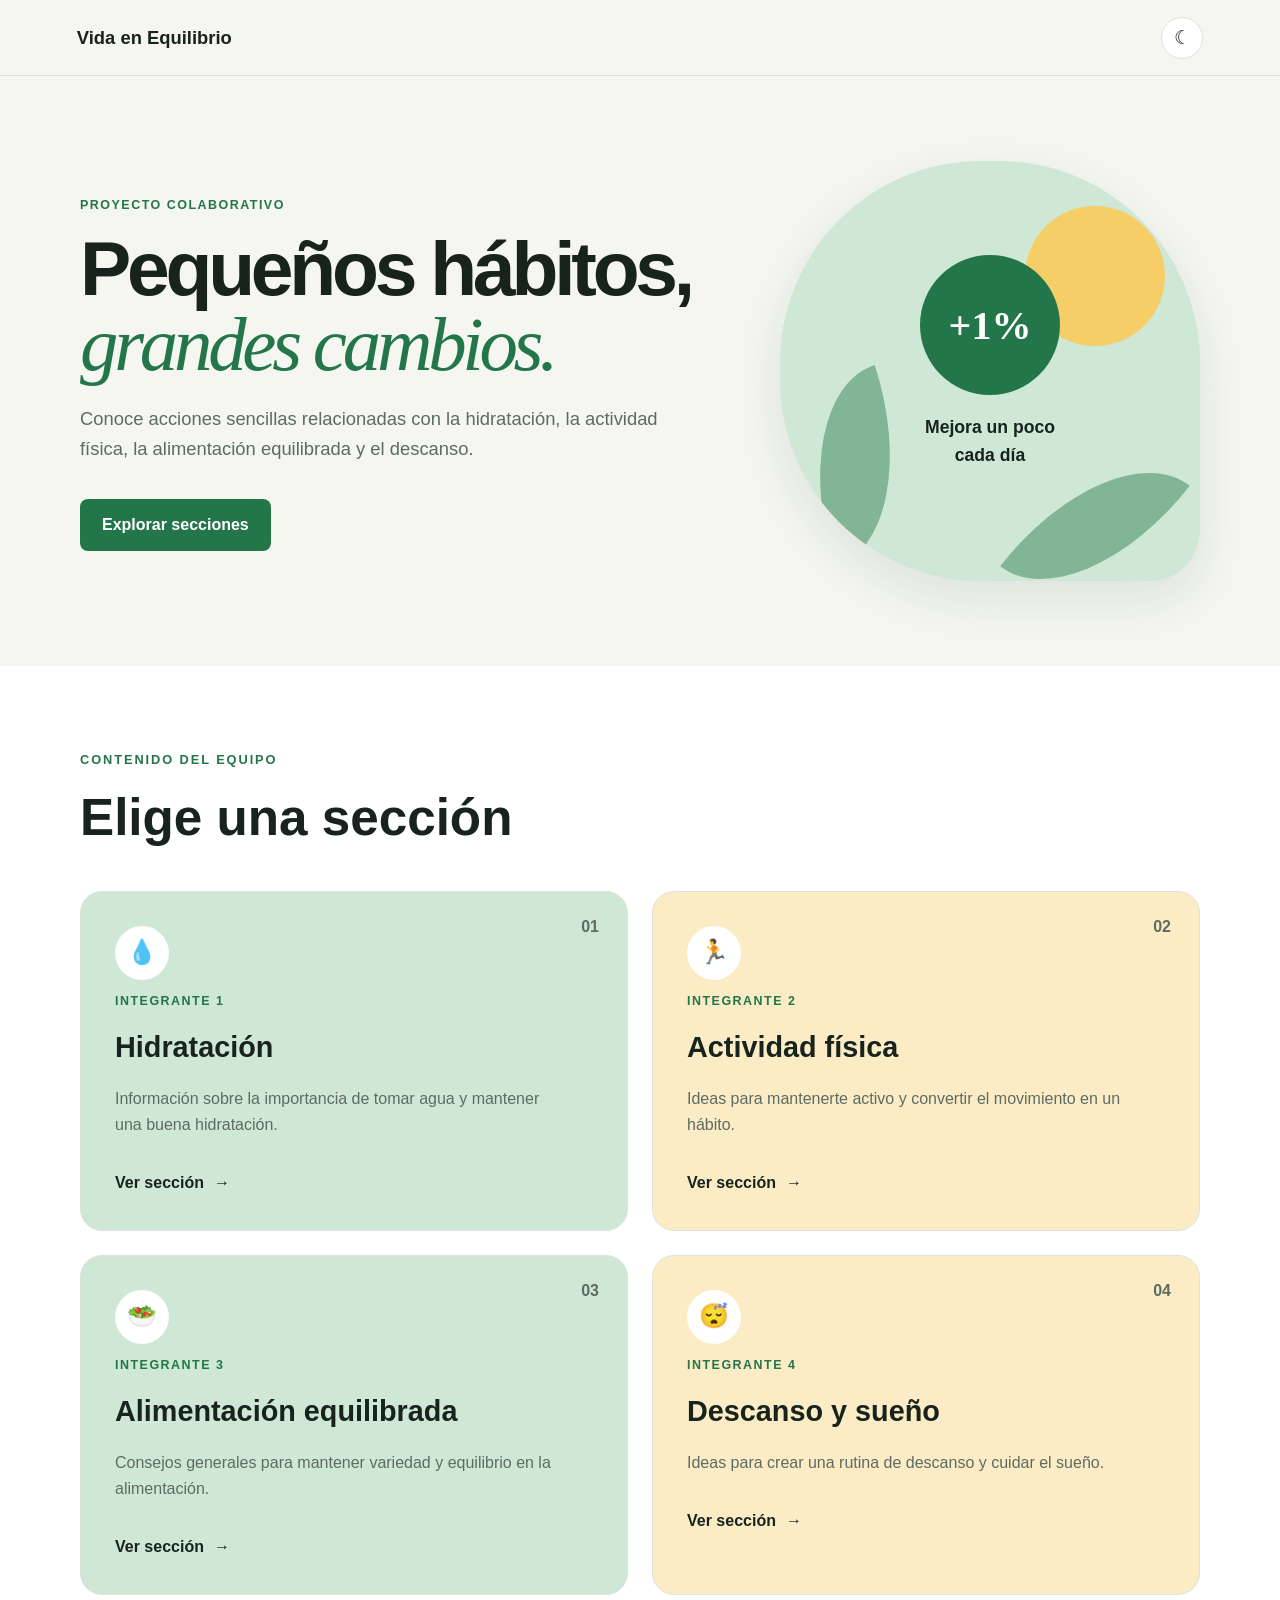
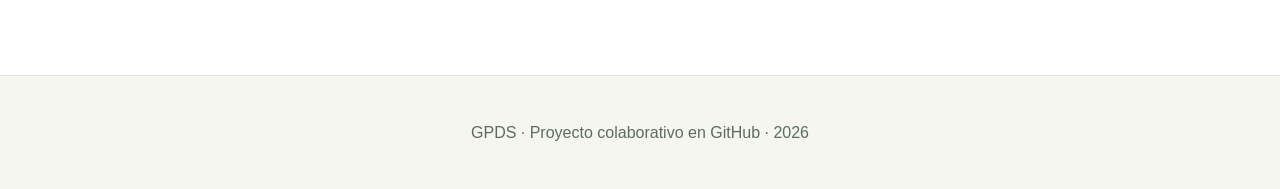
<file: index.html>
<!DOCTYPE html>
<html lang="es">
<head>
  <meta charset="UTF-8">
  <meta name="viewport" content="width=device-width, initial-scale=1.0">
  <meta name="description" content="Sitio colaborativo sobre hábitos saludables.">
  <title>Vida en Equilibrio | Inicio</title>
<link rel="stylesheet" href="estilos.css"></head>
<body>
  <header class="encabezado">
    <a class="marca" href="index.html">Vida en Equilibrio</a>
    <button class="tema" id="boton-tema" type="button" aria-label="Cambiar tema">☾</button>
  </header>

  <main>
    <section class="hero">
      <div class="hero-contenido">
        <span class="etiqueta">Proyecto colaborativo </span>
        <h1>Pequeños hábitos,<br><em>grandes cambios.</em></h1>
        <p>Conoce acciones sencillas relacionadas con la hidratación, la actividad física, la alimentación equilibrada y el descanso.</p>
        <a class="boton boton-principal" href="#secciones">Explorar secciones</a>
      </div>
      <div class="ilustracion" aria-hidden="true">
        <div class="sol"></div>
        <div class="hoja hoja-uno"></div>
        <div class="hoja hoja-dos"></div>
        <div class="circulo">+1%</div>
        <p>Mejora un poco<br>cada día</p>
      </div>
    </section>

    <section class="secciones" id="secciones">
      <div class="titulo-seccion">
        <span>Contenido del equipo</span>
        <h2>Elige una sección</h2>
      </div>
      <div class="tarjetas">
        <article class="tarjeta tarjeta-verde">
          <span class="numero">01</span><div class="icono">💧</div>
          <p class="responsable">Integrante 1</p><h3>Hidratación</h3>
          <p>Información sobre la importancia de tomar agua y mantener una buena hidratación.</p>
          <a class="enlace" href="integrante1.html">Ver sección <span>→</span></a>
        </article>
        <article class="tarjeta tarjeta-amarilla">
          <span class="numero">02</span><div class="icono">🏃</div>
          <p class="responsable">Integrante 2</p><h3>Actividad física</h3>
          <p>Ideas para mantenerte activo y convertir el movimiento en un hábito.</p>
          <a class="enlace" href="integrante2.html">Ver sección <span>→</span></a>
        </article>
        <article class="tarjeta tarjeta-verde">
          <span class="numero">03</span><div class="icono">🥗</div>
          <p class="responsable">Integrante 3</p><h3>Alimentación equilibrada</h3>
          <p>Consejos generales para mantener variedad y equilibrio en la alimentación.</p>
          <a class="enlace" href="integrante3.html">Ver sección <span>→</span></a>
        </article>
        <article class="tarjeta tarjeta-amarilla">
          <span class="numero">04</span><div class="icono">😴</div>
          <p class="responsable">Integrante 4</p><h3>Descanso y sueño</h3>
          <p>Ideas para crear una rutina de descanso y cuidar el sueño.</p>
          <a class="enlace" href="integrante4.html">Ver sección <span>→</span></a>
        </article>
      </div>
    </section>
  </main>

  <footer><p>GPDS · Proyecto colaborativo en GitHub · 2026</p></footer>
<script src="script.js"></script></body>
</html>
</file>
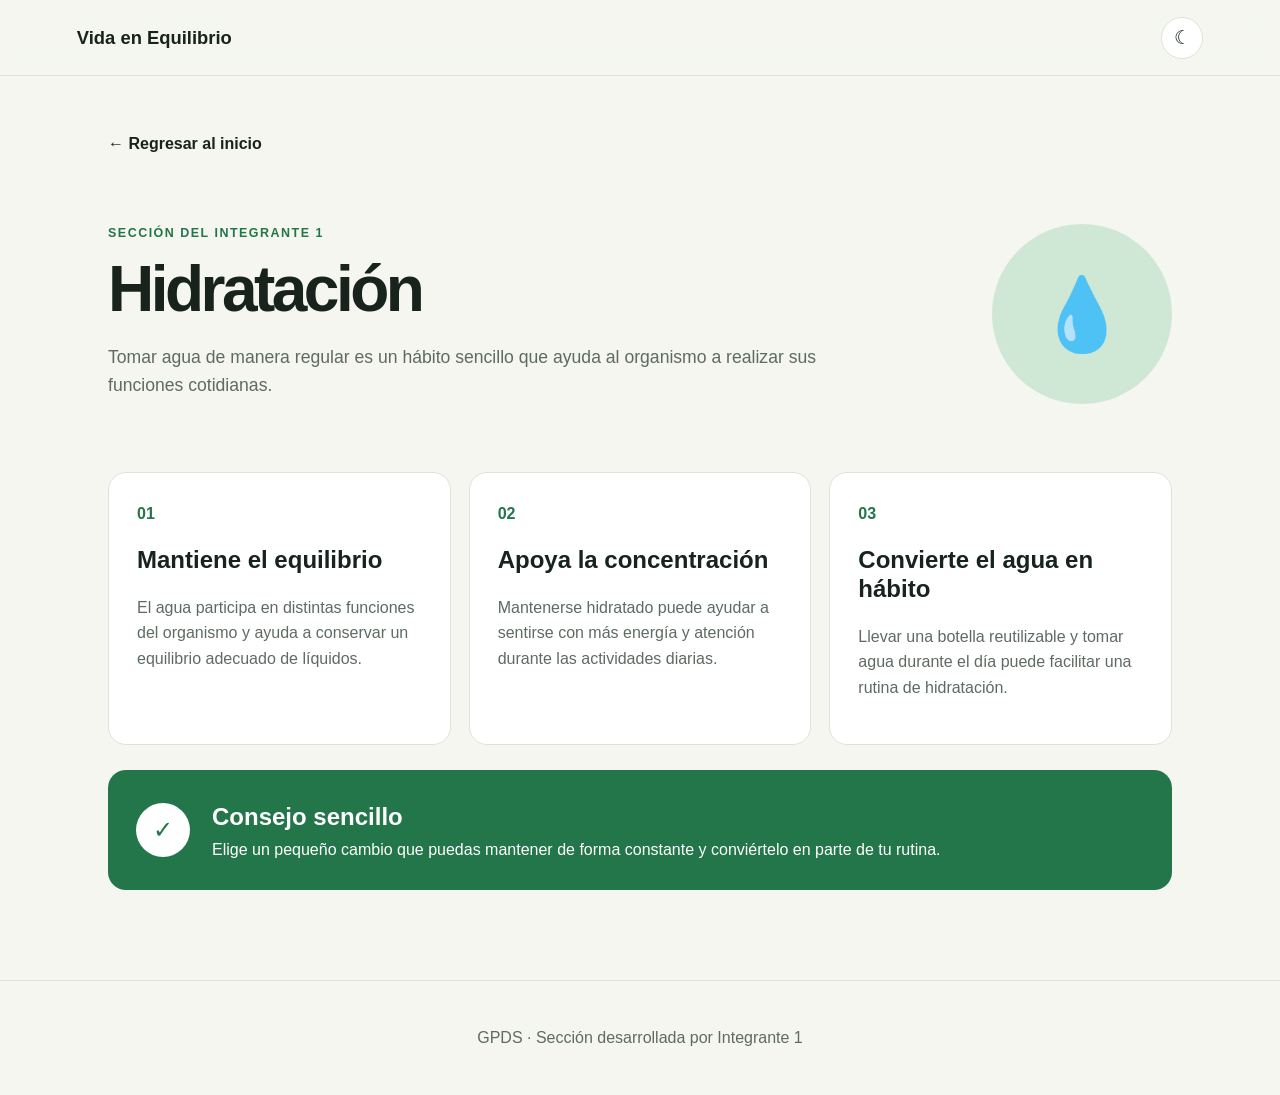
<file: integrante1.html>
<!DOCTYPE html>
<html lang="es">
<head>
  <meta charset="UTF-8">
  <meta name="viewport" content="width=device-width, initial-scale=1.0">
  <meta name="description" content="Sección sobre hidratación del sitio Vida en Equilibrio.">
  <title>Hidratación | Vida en Equilibrio</title>
<link rel="stylesheet" href="estilos.css"></head>
<body>
  <header class="encabezado">
    <a class="marca" href="index.html">Vida en Equilibrio</a>
    <button class="tema" id="boton-tema" type="button" aria-label="Cambiar tema">☾</button>
  </header>

  <main class="pagina-interior">
    <a class="regresar" href="index.html">← Regresar al inicio</a>

    <section class="cabecera-articulo">
      <div>
        <p class="responsable">Sección del Integrante 1</p>
        <h1>Hidratación</h1>
        <p>Tomar agua de manera regular es un hábito sencillo que ayuda al organismo a realizar sus funciones cotidianas.</p>
      </div>
      <div class="gota" aria-hidden="true">💧</div>
    </section>

    <section class="datos">
      <article>
        <span>01</span>
        <h2>Mantiene el equilibrio</h2>
        <p>El agua participa en distintas funciones del organismo y ayuda a conservar un equilibrio adecuado de líquidos.</p>
      </article>
      <article>
        <span>02</span>
        <h2>Apoya la concentración</h2>
        <p>Mantenerse hidratado puede ayudar a sentirse con más energía y atención durante las actividades diarias.</p>
      </article>
      <article>
        <span>03</span>
        <h2>Convierte el agua en hábito</h2>
        <p>Llevar una botella reutilizable y tomar agua durante el día puede facilitar una rutina de hidratación.</p>
      </article>
    </section>

    <section class="consejo">
      <div class="icono">✓</div>
      <div>
        <h2>Consejo sencillo</h2>
        <p>Elige un pequeño cambio que puedas mantener de forma constante y conviértelo en parte de tu rutina.</p>
      </div>
    </section>
  </main>

  <footer><p>GPDS · Sección desarrollada por Integrante 1</p></footer>
<script src="script.js"></script></body>
</html>
</file>
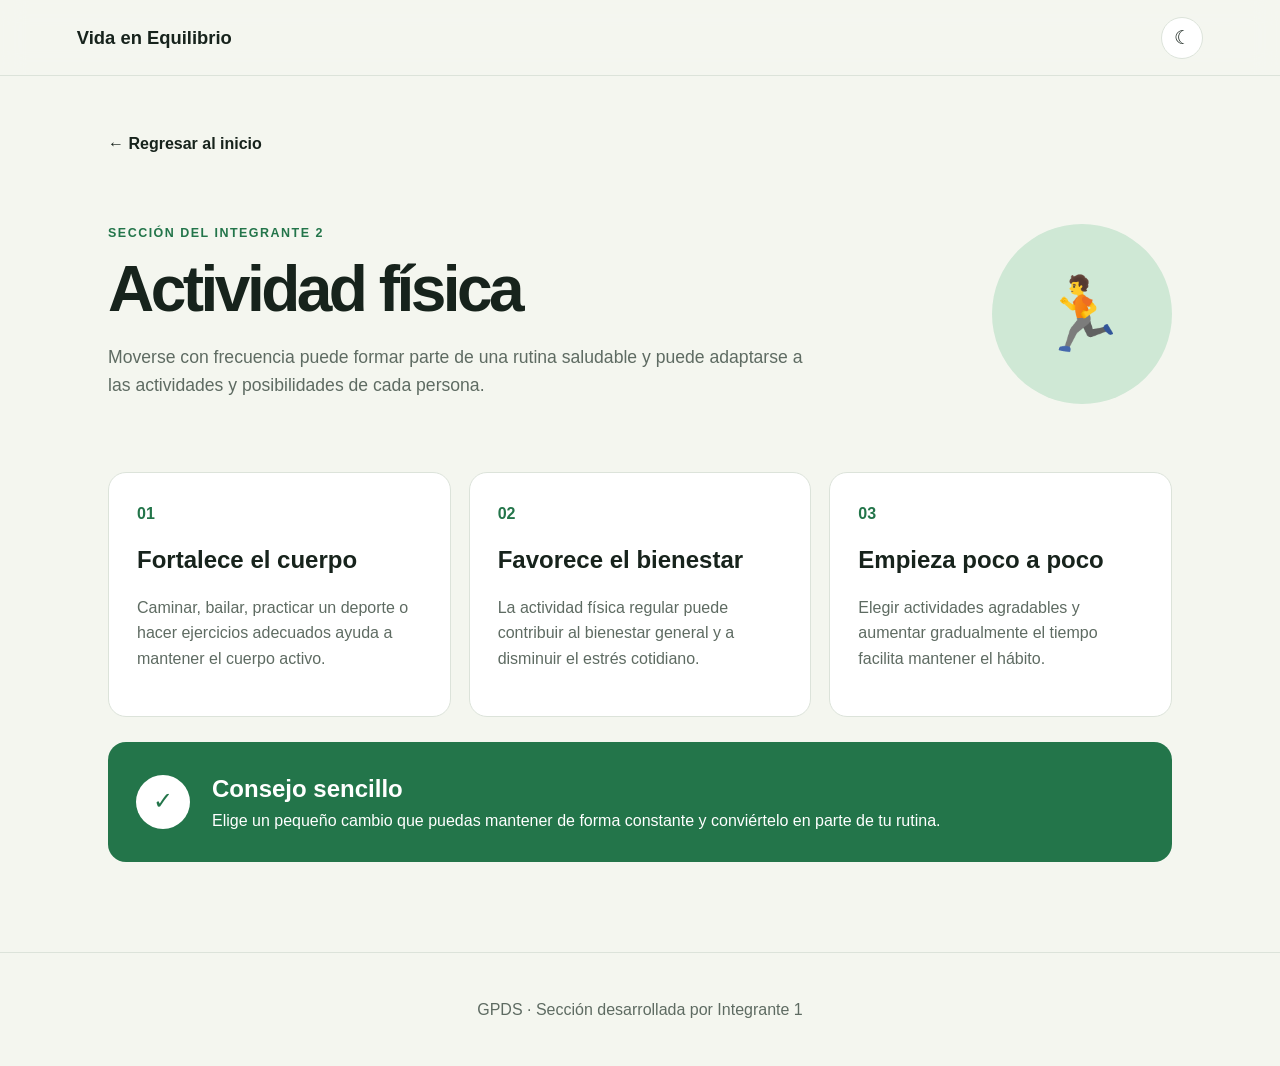
<file: integrante2.html>
<!DOCTYPE html>
<html lang="es">
<head>
  <meta charset="UTF-8">
  <meta name="viewport" content="width=device-width, initial-scale=1.0">
  <meta name="description" content="Sección sobre actividad física del sitio Vida en Equilibrio.">
  <title>Actividad física | Vida en Equilibrio</title>
  <link rel="stylesheet" href="estilos.css">
</head>
<body>
  <header class="encabezado">
    <a class="marca" href="index.html">Vida en Equilibrio</a>
    <button class="tema" id="boton-tema" type="button" aria-label="Cambiar tema">☾</button>
  </header>

  <main class="pagina-interior">
    <a class="regresar" href="index.html">← Regresar al inicio</a>

    <section class="cabecera-articulo">
      <div>
        <p class="responsable">Sección del Integrante 2</p>
        <h1>Actividad física</h1>
        <p>Moverse con frecuencia puede formar parte de una rutina saludable y puede adaptarse a las actividades y posibilidades de cada persona.</p>
      </div>
      <div class="gota" aria-hidden="true">🏃</div>
    </section>

    <section class="datos">
      <article>
        <span>01</span>
        <h2>Fortalece el cuerpo</h2>
        <p>Caminar, bailar, practicar un deporte o hacer ejercicios adecuados ayuda a mantener el cuerpo activo.</p>
      </article>
      <article>
        <span>02</span>
        <h2>Favorece el bienestar</h2>
        <p>La actividad física regular puede contribuir al bienestar general y a disminuir el estrés cotidiano.</p>
      </article>
      <article>
        <span>03</span>
        <h2>Empieza poco a poco</h2>
        <p>Elegir actividades agradables y aumentar gradualmente el tiempo facilita mantener el hábito.</p>
      </article>
    </section>

    <section class="consejo">
      <div class="icono">✓</div>
      <div>
        <h2>Consejo sencillo</h2>
        <p>Elige un pequeño cambio que puedas mantener de forma constante y conviértelo en parte de tu rutina.</p>
      </div>
    </section>
  </main>

  <footer><p>GPDS · Sección desarrollada por Integrante 1</p></footer>
  <script src="script.js"></script>
</body>
</html>
</file>
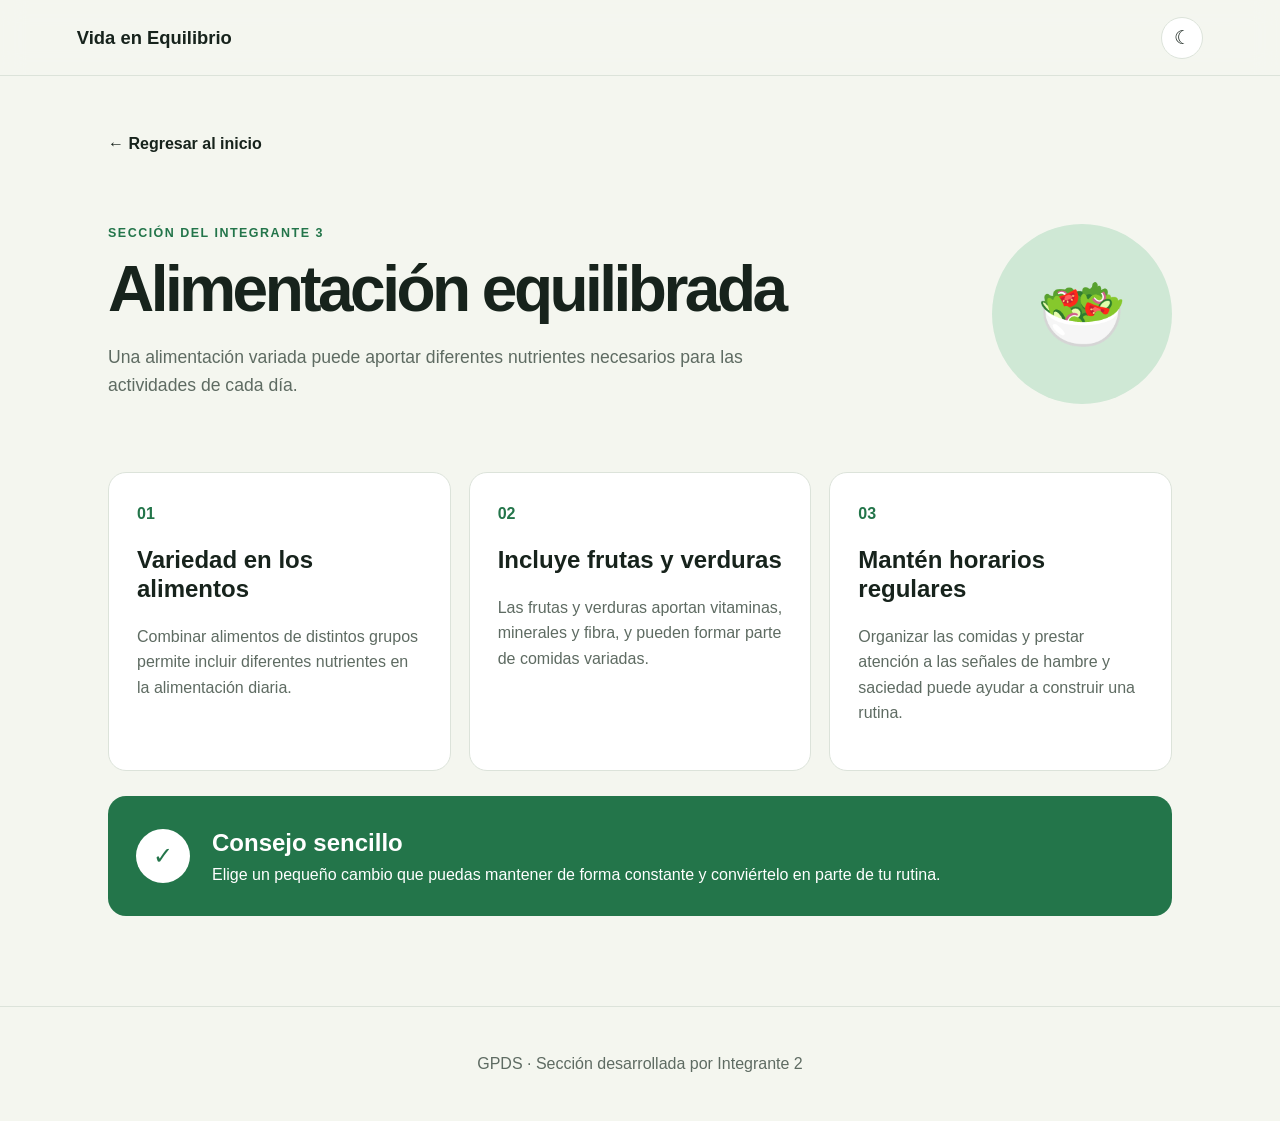
<file: integrante3.html>
<!DOCTYPE html>
<html lang="es">
<head>
  <meta charset="UTF-8">
  <meta name="viewport" content="width=device-width, initial-scale=1.0">
  <meta name="description" content="Sección sobre alimentación equilibrada del sitio Vida en Equilibrio.">
  <title>Alimentación equilibrada | Vida en Equilibrio</title>
  <link rel="stylesheet" href="estilos.css">
</head>
<body>
  <header class="encabezado">
    <a class="marca" href="index.html">Vida en Equilibrio</a>
    <button class="tema" id="boton-tema" type="button" aria-label="Cambiar tema">☾</button>
  </header>

  <main class="pagina-interior">
    <a class="regresar" href="index.html">← Regresar al inicio</a>

    <section class="cabecera-articulo">
      <div>
        <p class="responsable">Sección del Integrante 3</p>
        <h1>Alimentación equilibrada</h1>
        <p>Una alimentación variada puede aportar diferentes nutrientes necesarios para las actividades de cada día.</p>
      </div>
      <div class="gota" aria-hidden="true">🥗</div>
    </section>

    <section class="datos">
      <article>
        <span>01</span>
        <h2>Variedad en los alimentos</h2>
        <p>Combinar alimentos de distintos grupos permite incluir diferentes nutrientes en la alimentación diaria.</p>
      </article>
      <article>
        <span>02</span>
        <h2>Incluye frutas y verduras</h2>
        <p>Las frutas y verduras aportan vitaminas, minerales y fibra, y pueden formar parte de comidas variadas.</p>
      </article>
      <article>
        <span>03</span>
        <h2>Mantén horarios regulares</h2>
        <p>Organizar las comidas y prestar atención a las señales de hambre y saciedad puede ayudar a construir una rutina.</p>
      </article>
    </section>

    <section class="consejo">
      <div class="icono">✓</div>
      <div>
        <h2>Consejo sencillo</h2>
        <p>Elige un pequeño cambio que puedas mantener de forma constante y conviértelo en parte de tu rutina.</p>
      </div>
    </section>
  </main>

  <footer><p>GPDS · Sección desarrollada por Integrante 2</p></footer>
  <script src="script.js"></script>
</body>
</html>
</file>
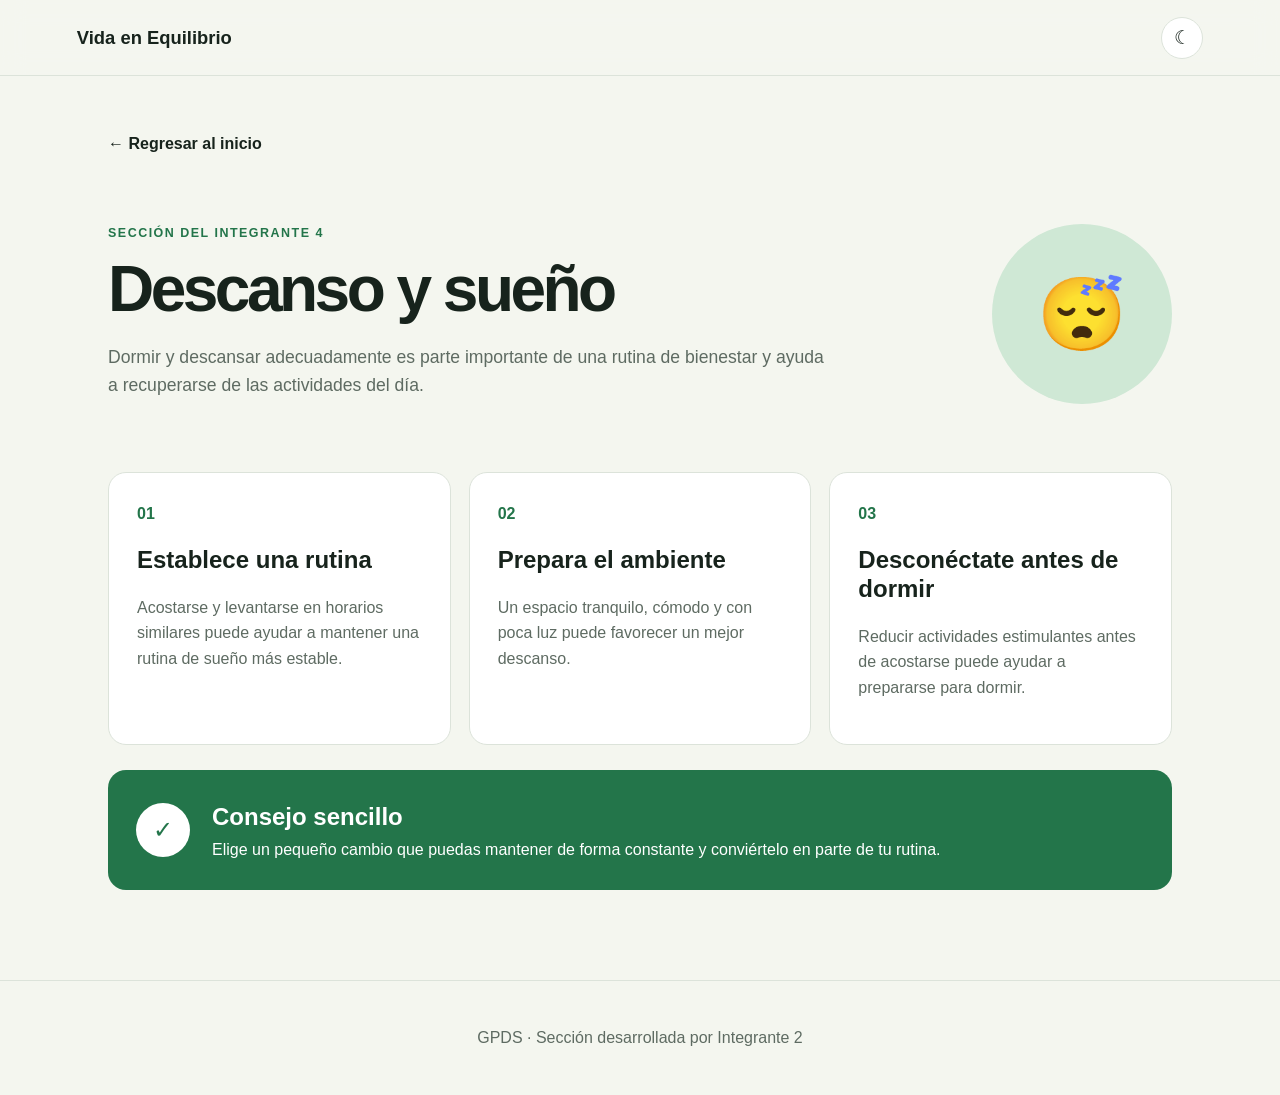
<file: integrante4.html>
<!DOCTYPE html>
<html lang="es">
<head>
  <meta charset="UTF-8">
  <meta name="viewport" content="width=device-width, initial-scale=1.0">
  <meta name="description" content="Sección sobre descanso y sueño del sitio Vida en Equilibrio.">
  <title>Descanso y sueño | Vida en Equilibrio</title>
  <link rel="stylesheet" href="estilos.css">
</head>
<body>
  <header class="encabezado">
    <a class="marca" href="index.html">Vida en Equilibrio</a>
    <button class="tema" id="boton-tema" type="button" aria-label="Cambiar tema">☾</button>
  </header>

  <main class="pagina-interior">
    <a class="regresar" href="index.html">← Regresar al inicio</a>

    <section class="cabecera-articulo">
      <div>
        <p class="responsable">Sección del Integrante 4</p>
        <h1>Descanso y sueño</h1>
        <p>Dormir y descansar adecuadamente es parte importante de una rutina de bienestar y ayuda a recuperarse de las actividades del día.</p>
      </div>
      <div class="gota" aria-hidden="true">😴</div>
    </section>

    <section class="datos">
      <article>
        <span>01</span>
        <h2>Establece una rutina</h2>
        <p>Acostarse y levantarse en horarios similares puede ayudar a mantener una rutina de sueño más estable.</p>
      </article>
      <article>
        <span>02</span>
        <h2>Prepara el ambiente</h2>
        <p>Un espacio tranquilo, cómodo y con poca luz puede favorecer un mejor descanso.</p>
      </article>
      <article>
        <span>03</span>
        <h2>Desconéctate antes de dormir</h2>
        <p>Reducir actividades estimulantes antes de acostarse puede ayudar a prepararse para dormir.</p>
      </article>
    </section>

    <section class="consejo">
      <div class="icono">✓</div>
      <div>
        <h2>Consejo sencillo</h2>
        <p>Elige un pequeño cambio que puedas mantener de forma constante y conviértelo en parte de tu rutina.</p>
      </div>
    </section>
  </main>

  <footer><p>GPDS · Sección desarrollada por Integrante 2</p></footer>
  <script src="script.js"></script>
</body>
</html>
</file>
<file: estilos.css>
:root {
  --fondo: #f4f6ef;
  --superficie: #ffffff;
  --texto: #17231c;
  --texto-suave: #5e6b62;
  --verde: #23754a;
  --verde-claro: #cfe8d5;
  --amarillo: #f5ce67;
  --borde: #dce3da;
  --sombra: 0 18px 50px rgba(30, 62, 43, .10);
}

body.oscuro {
  --fondo: #101813;
  --superficie: #19231d;
  --texto: #f1f6f2;
  --texto-suave: #b8c5bb;
  --verde: #72d39a;
  --verde-claro: #284a35;
  --amarillo: #e8bd52;
  --borde: #314038;
  --sombra: 0 18px 50px rgba(0, 0, 0, .22);
}

* { box-sizing: border-box; }
html { scroll-behavior: smooth; }
body {
  margin: 0;
  color: var(--texto);
  background: var(--fondo);
  font-family: Arial, Helvetica, sans-serif;
  line-height: 1.6;
  transition: background .25s, color .25s;
}

.encabezado {
  min-height: 76px;
  padding: 0 clamp(24px, 6vw, 90px);
  display: flex;
  align-items: center;
  justify-content: space-between;
  border-bottom: 1px solid var(--borde);
  background: color-mix(in srgb, var(--fondo) 88%, transparent);
  position: sticky;
  top: 0;
  z-index: 10;
  backdrop-filter: blur(12px);
}

.marca { color: var(--texto); font-size: 1.15rem; font-weight: 800; text-decoration: none; }
.tema {
  width: 42px; height: 42px; border: 1px solid var(--borde); border-radius: 50%;
  color: var(--texto); background: var(--superficie); cursor: pointer; font-size: 1.2rem;
}

.hero {
  max-width: 1200px;
  min-height: 590px;
  margin: auto;
  padding: 80px 40px;
  display: grid;
  grid-template-columns: 1.2fr .8fr;
  align-items: center;
  gap: 70px;
}

.etiqueta, .responsable {
  color: var(--verde); font-size: .78rem; font-weight: 800; letter-spacing: .12em;
  text-transform: uppercase;
}
.hero h1, .cabecera-articulo h1, .espacio-vacio h1 {
  max-width: 800px; margin: 14px 0 22px; font-size: clamp(2.7rem, 6vw, 5.7rem);
  line-height: .98; letter-spacing: -.055em;
}
.hero h1 em { color: var(--verde); font-family: Georgia, serif; font-weight: 500; }
.hero-contenido > p { max-width: 620px; color: var(--texto-suave); font-size: 1.15rem; }
.boton {
  display: inline-block; margin-top: 18px; padding: 13px 22px; border-radius: 8px;
  text-decoration: none; font-weight: 700;
}
.boton-principal { color: #fff; background: var(--verde); }

.ilustracion {
  aspect-ratio: 1; position: relative; overflow: hidden; border-radius: 48% 48% 12% 48%;
  background: var(--verde-claro); box-shadow: var(--sombra); display: grid; place-content: center;
  text-align: center;
}
.ilustracion p { position: relative; z-index: 2; font-size: 1.1rem; font-weight: 700; }
.sol { width: 140px; height: 140px; border-radius: 50%; background: var(--amarillo); position: absolute; top: 45px; right: 35px; }
.circulo {
  width: 140px; height: 140px; border-radius: 50%; display: grid; place-content: center;
  position: relative; z-index: 2; color: white; background: var(--verde); font: 800 2.5rem Georgia, serif;
}
.hoja { width: 100px; height: 180px; position: absolute; background: var(--verde); opacity: .45; border-radius: 100% 0 100% 0; }
.hoja-uno { left: 25px; bottom: 25px; transform: rotate(-18deg); }
.hoja-dos { right: 55px; bottom: -35px; transform: rotate(38deg); }

.secciones { padding: 80px max(24px, calc((100vw - 1120px) / 2)); background: var(--superficie); }
.titulo-seccion span { color: var(--verde); text-transform: uppercase; font-size: .8rem; font-weight: 800; letter-spacing: .15em; }
.titulo-seccion h2 { margin: 5px 0 32px; font-size: clamp(2rem, 4vw, 3.2rem); }
.tarjetas { display: grid; grid-template-columns: repeat(2, 1fr); gap: 24px; }
.tarjeta { min-height: 340px; padding: 34px; border: 1px solid var(--borde); border-radius: 22px; position: relative; }
.tarjeta-verde { background: var(--verde-claro); }
.tarjeta-amarilla { background: color-mix(in srgb, var(--amarillo) 38%, var(--superficie)); }
.numero { position: absolute; right: 28px; top: 22px; color: var(--texto-suave); font-weight: 800; }
.icono { width: 54px; height: 54px; display: grid; place-content: center; border-radius: 50%; background: var(--superficie); font-size: 1.5rem; }
.tarjeta h3 { margin: 8px 0; font-size: 1.8rem; }
.tarjeta > p:not(.responsable) { color: var(--texto-suave); max-width: 440px; }
.enlace { display: inline-flex; gap: 10px; align-items: center; margin-top: 16px; color: var(--texto); font-weight: 800; text-decoration: none; }
.enlace:hover span { transform: translateX(5px); }
.enlace span { transition: transform .2s; }

.pagina-interior { max-width: 1120px; min-height: calc(100vh - 150px); margin: auto; padding: 55px 28px 90px; }
.regresar { color: var(--texto); font-weight: 700; text-decoration: none; }
.cabecera-articulo { margin: 55px 0; display: grid; grid-template-columns: 1fr auto; gap: 50px; align-items: center; }
.cabecera-articulo h1 { font-size: clamp(2.6rem, 5vw, 5rem); }
.cabecera-articulo > div > p:last-child { max-width: 720px; color: var(--texto-suave); font-size: 1.1rem; }
.gota { width: 180px; height: 180px; display: grid; place-content: center; border-radius: 50%; background: var(--verde-claro); font-size: 4.5rem; }
.datos { display: grid; grid-template-columns: repeat(3, 1fr); gap: 18px; }
.datos article { padding: 28px; border: 1px solid var(--borde); border-radius: 18px; background: var(--superficie); }
.datos span { color: var(--verde); font-weight: 800; }
.datos h2 { line-height: 1.2; }
.datos p { color: var(--texto-suave); }
.consejo { margin-top: 25px; padding: 28px; display: flex; gap: 22px; align-items: center; border-radius: 18px; background: var(--verde); color: white; }
.consejo h2, .consejo p { margin: 0; }
.consejo .icono { flex: 0 0 54px; color: var(--verde); }

.espacio-vacio { max-width: 720px; margin: 60px auto; padding: 65px; text-align: center; border: 2px dashed var(--borde); border-radius: 24px; background: var(--superficie); }
.espacio-vacio h1 { margin: 16px auto; font-size: clamp(2.5rem, 5vw, 4rem); }
.espacio-vacio > p { color: var(--texto-suave); }
.icono-grande { color: var(--verde); font-size: 4rem; line-height: 1; }
.nota-edicion { margin-top: 30px; padding: 16px; border-radius: 10px; background: var(--fondo); }
.nota-edicion code { color: var(--verde); }

footer { padding: 28px; color: var(--texto-suave); text-align: center; border-top: 1px solid var(--borde); }

@media (max-width: 760px) {
  .hero { min-height: auto; padding: 65px 24px; grid-template-columns: 1fr; }
  .ilustracion { max-width: 360px; width: 100%; margin: auto; }
  .tarjetas, .datos { grid-template-columns: 1fr; }
  .cabecera-articulo { grid-template-columns: 1fr; }
  .gota { width: 120px; height: 120px; font-size: 3rem; }
  .espacio-vacio { padding: 40px 22px; }
}
</file>
